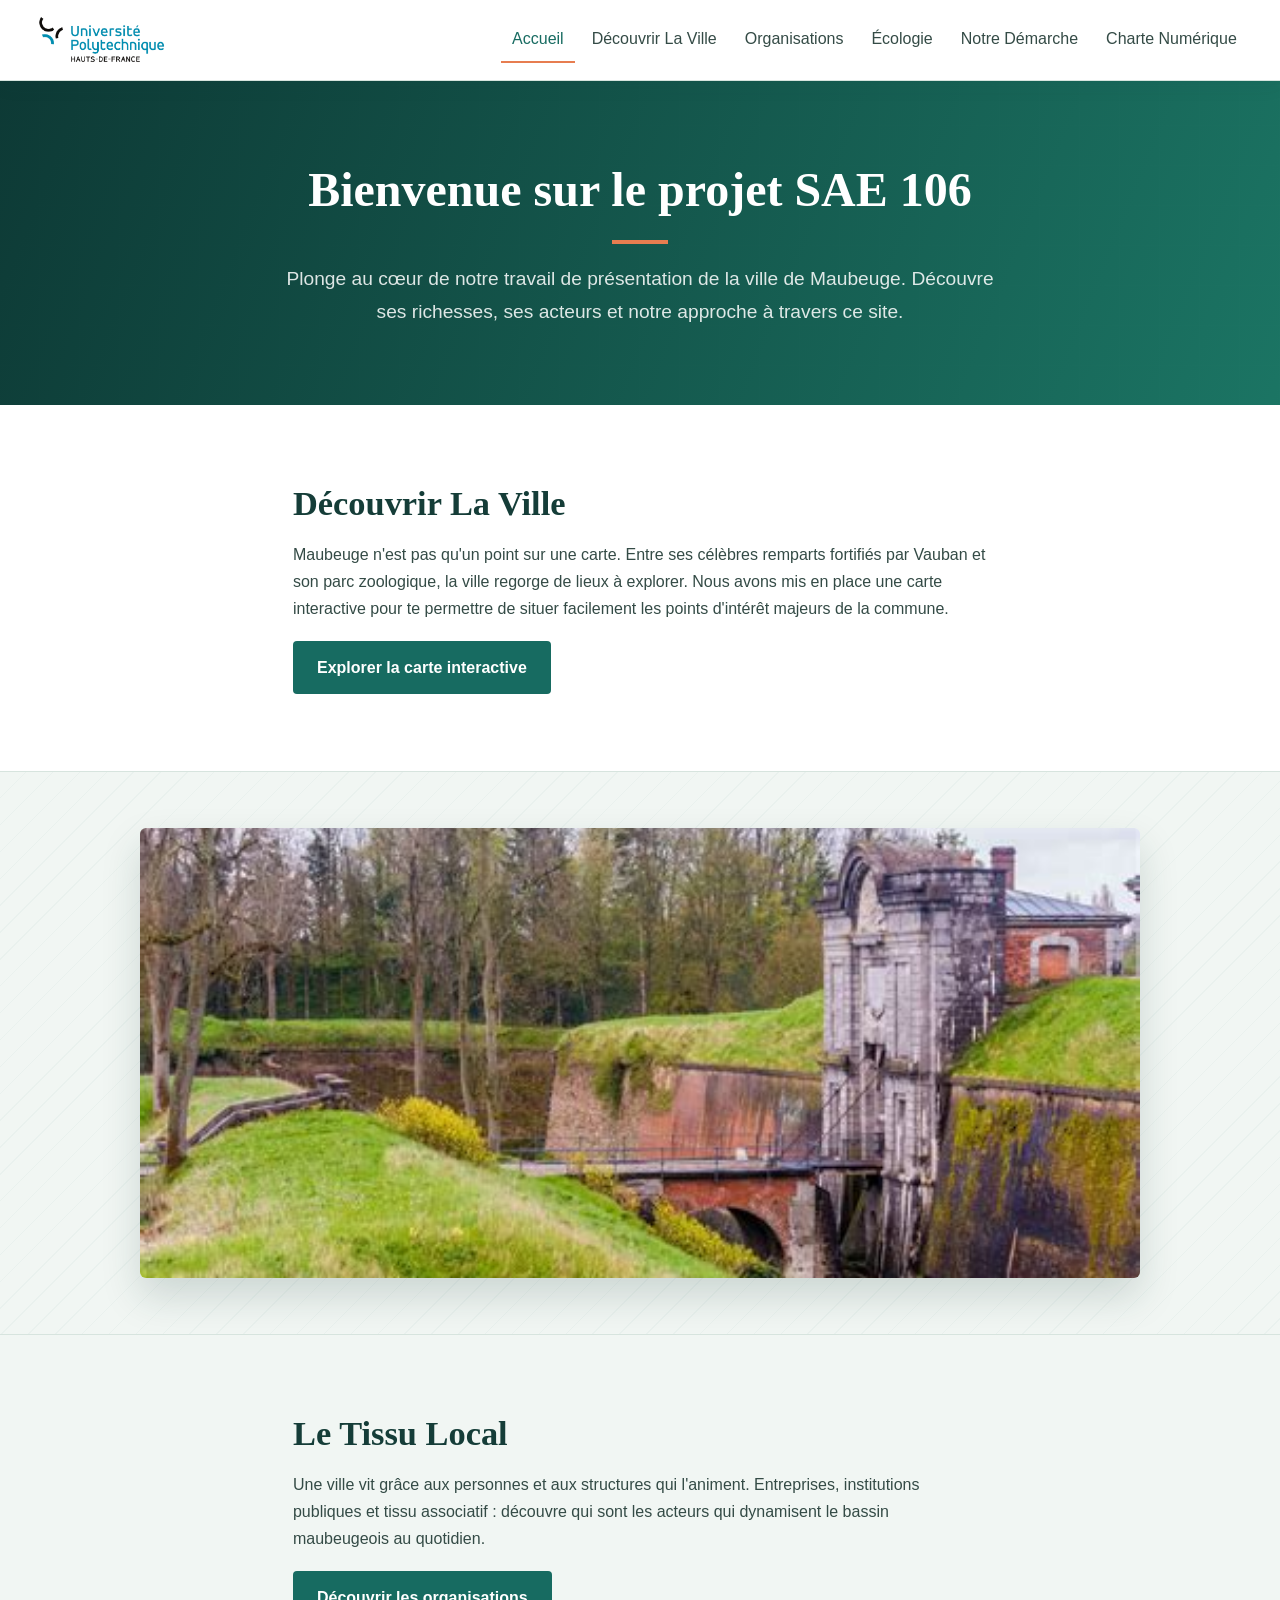
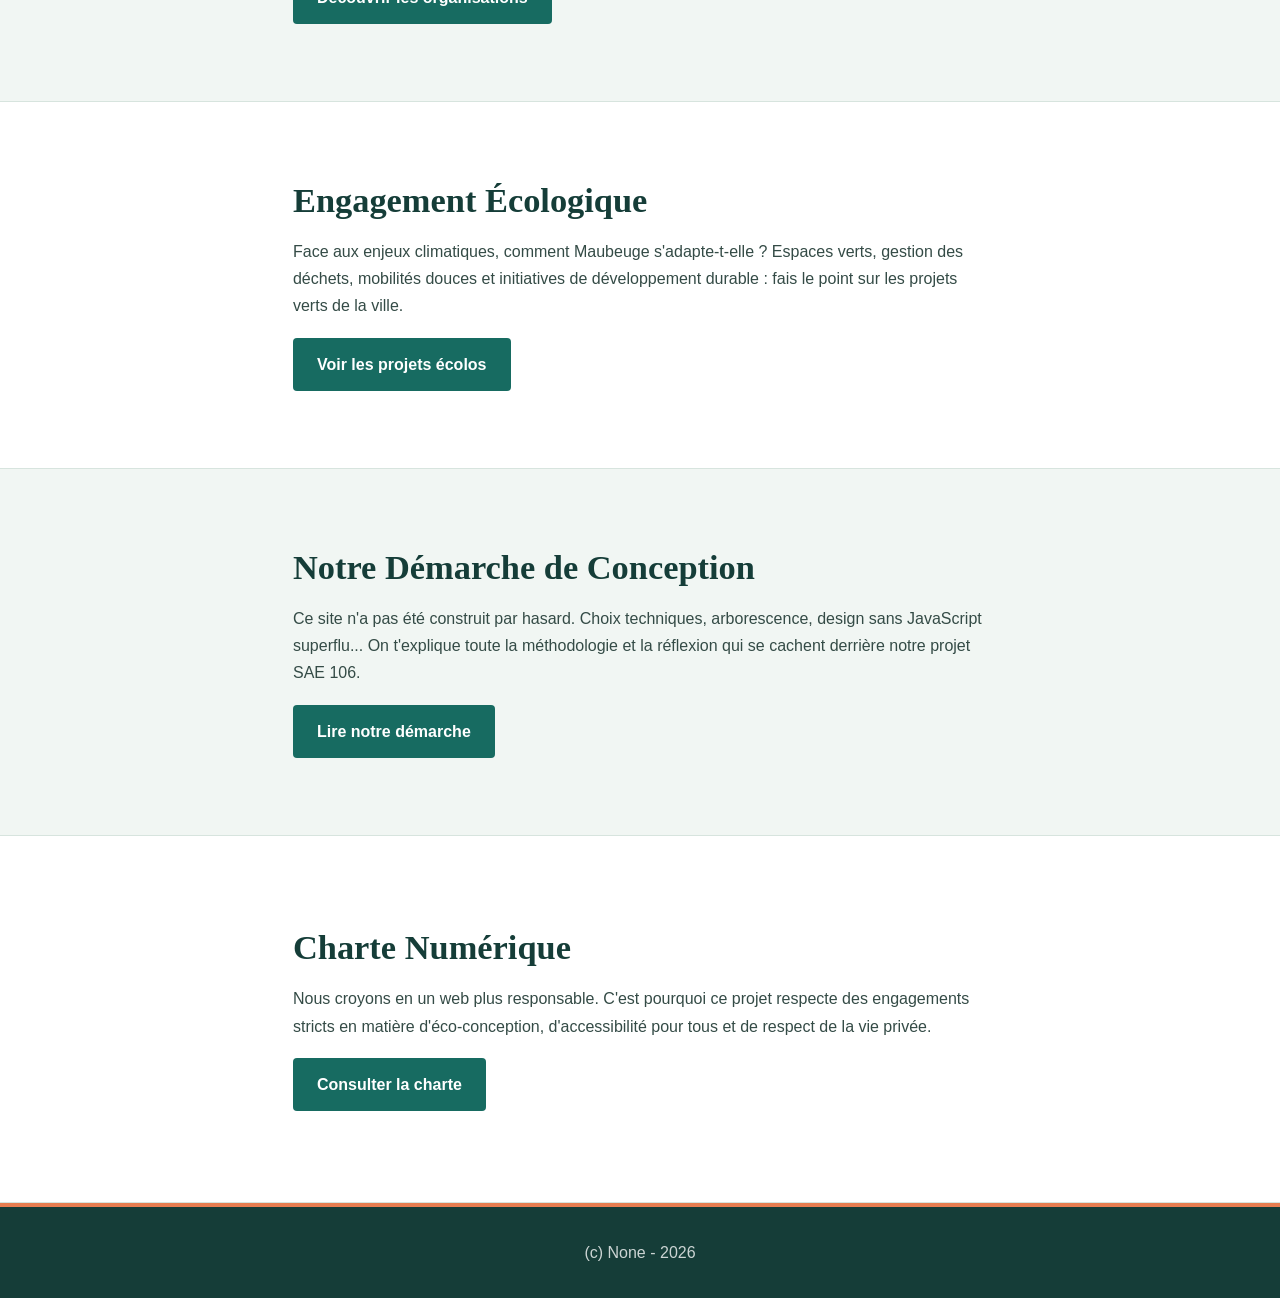
<file: index.html>
<!DOCTYPE html>
<html lang="fr">
<head>
    <meta charset="UTF-8">
    <meta name="viewport" content="width=device-width, initial-scale=1.0">
    <link rel="stylesheet" href="./src/css/style.css">
    <title>SAE 106 - Maubeuge</title>
</head>
<body>
    <header class="main-header">
        <nav class="site-nav" aria-label="Navigation principale">
            <a class="site-brand" href="./index.html" aria-label="Université Polytechnique Hauts-de-France, accueil">
                <img src="./src/img/uphf.png" alt="">
            </a>
            <ul class="nav-links">
                <li><a href="./index.html" aria-current="page">Accueil</a></li>
                <li><a href="./src/pages/map.html">Découvrir La Ville</a></li>
                <li><a href="./src/pages/organisations.html">Organisations</a></li>
                <li><a href="./src/pages/ecologie.html">Écologie</a></li>
                <li><a href="./src/pages/demarche.html">Notre Démarche</a></li>
                <li><a href="./src/pages/charte.html">Charte Numérique</a></li>
            </ul>
        </nav>
    </header>

    <main>
        <!-- Section Hero (Entête de la page) -->
        <section class="hero-section">
            <div class="container text-center">
                <h1>Bienvenue sur le projet SAE 106</h1>
                <p class="subtitle">Plonge au cœur de notre travail de présentation de la ville de Maubeuge. Découvre ses richesses, ses acteurs et notre approche à travers ce site.</p>
            </div>
        </section>

        <!-- Section 1 : La Carte -->
        <section class="content-section bg-white">
            <div class="container section-grid">
                <div class="section-text">
                    <h2>Découvrir La Ville</h2>
                    <p>Maubeuge n'est pas qu'un point sur une carte. Entre ses célèbres remparts fortifiés par Vauban et son parc zoologique, la ville regorge de lieux à explorer. Nous avons mis en place une carte interactive pour te permettre de situer facilement les points d'intérêt majeurs de la commune.</p>
                    <a href="./src/pages/map.html" class="btn">Explorer la carte interactive</a>
                </div>
            </div>
        </section>

        <!-- Section Intermédiaire : Slider d'images (CSS Pur) -->
        <section class="slider-section bg-light">
            <div class="slider-container">
                <div class="slider-track">
                    <!-- Remplace les src par les bons chemins vers tes images -->
                    <img src="./src/img/1.png" alt="Vue de Maubeuge 1">
                    <img src="./src/img/2.png" alt="Vue de Maubeuge 2">
                    <img src="./src/img/3.png" alt="Vue de Maubeuge 3">
                </div>
            </div>
        </section>

        <!-- Section 2 : Organisations -->
        <section class="content-section bg-light">
            <div class="container section-grid reverse">
                <div class="section-text">
                    <h2>Le Tissu Local</h2>
                    <p>Une ville vit grâce aux personnes et aux structures qui l'animent. Entreprises, institutions publiques et tissu associatif : découvre qui sont les acteurs qui dynamisent le bassin maubeugeois au quotidien.</p>
                    <a href="./src/pages/organisations.html" class="btn">Découvrir les organisations</a>
                </div>
            </div>
        </section>

        <!-- Section 3 : Écologie -->
        <section class="content-section bg-white">
            <div class="container section-grid">
                <div class="section-text">
                    <h2>Engagement Écologique</h2>
                    <p>Face aux enjeux climatiques, comment Maubeuge s'adapte-t-elle ? Espaces verts, gestion des déchets, mobilités douces et initiatives de développement durable : fais le point sur les projets verts de la ville.</p>
                    <a href="./src/pages/ecologie.html" class="btn">Voir les projets écolos</a>
                </div>
            </div>
        </section>

        <!-- Section 4 : Démarche -->
        <section class="content-section bg-light">
            <div class="container section-grid reverse">
                <div class="section-text">
                    <h2>Notre Démarche de Conception</h2>
                    <p>Ce site n'a pas été construit par hasard. Choix techniques, arborescence, design sans JavaScript superflu... On t'explique toute la méthodologie et la réflexion qui se cachent derrière notre projet SAE 106.</p>
                    <a href="./src/pages/demarche.html" class="btn">Lire notre démarche</a>
                </div>
            </div>
        </section>

        <!-- Section 5 : Charte -->
        <section class="content-section bg-white">
            <div class="container section-grid">
                <div class="section-text">
                    <h2>Charte Numérique</h2>
                    <p>Nous croyons en un web plus responsable. C'est pourquoi ce projet respecte des engagements stricts en matière d'éco-conception, d'accessibilité pour tous et de respect de la vie privée.</p>
                    <a href="./src/pages/charte.html" class="btn">Consulter la charte</a>
                </div>
            </div>
        </section>
    </main>

    <footer class="main-footer">
        <p>(c) None - 2026</p>
    </footer>
</body>
</html>
</file>
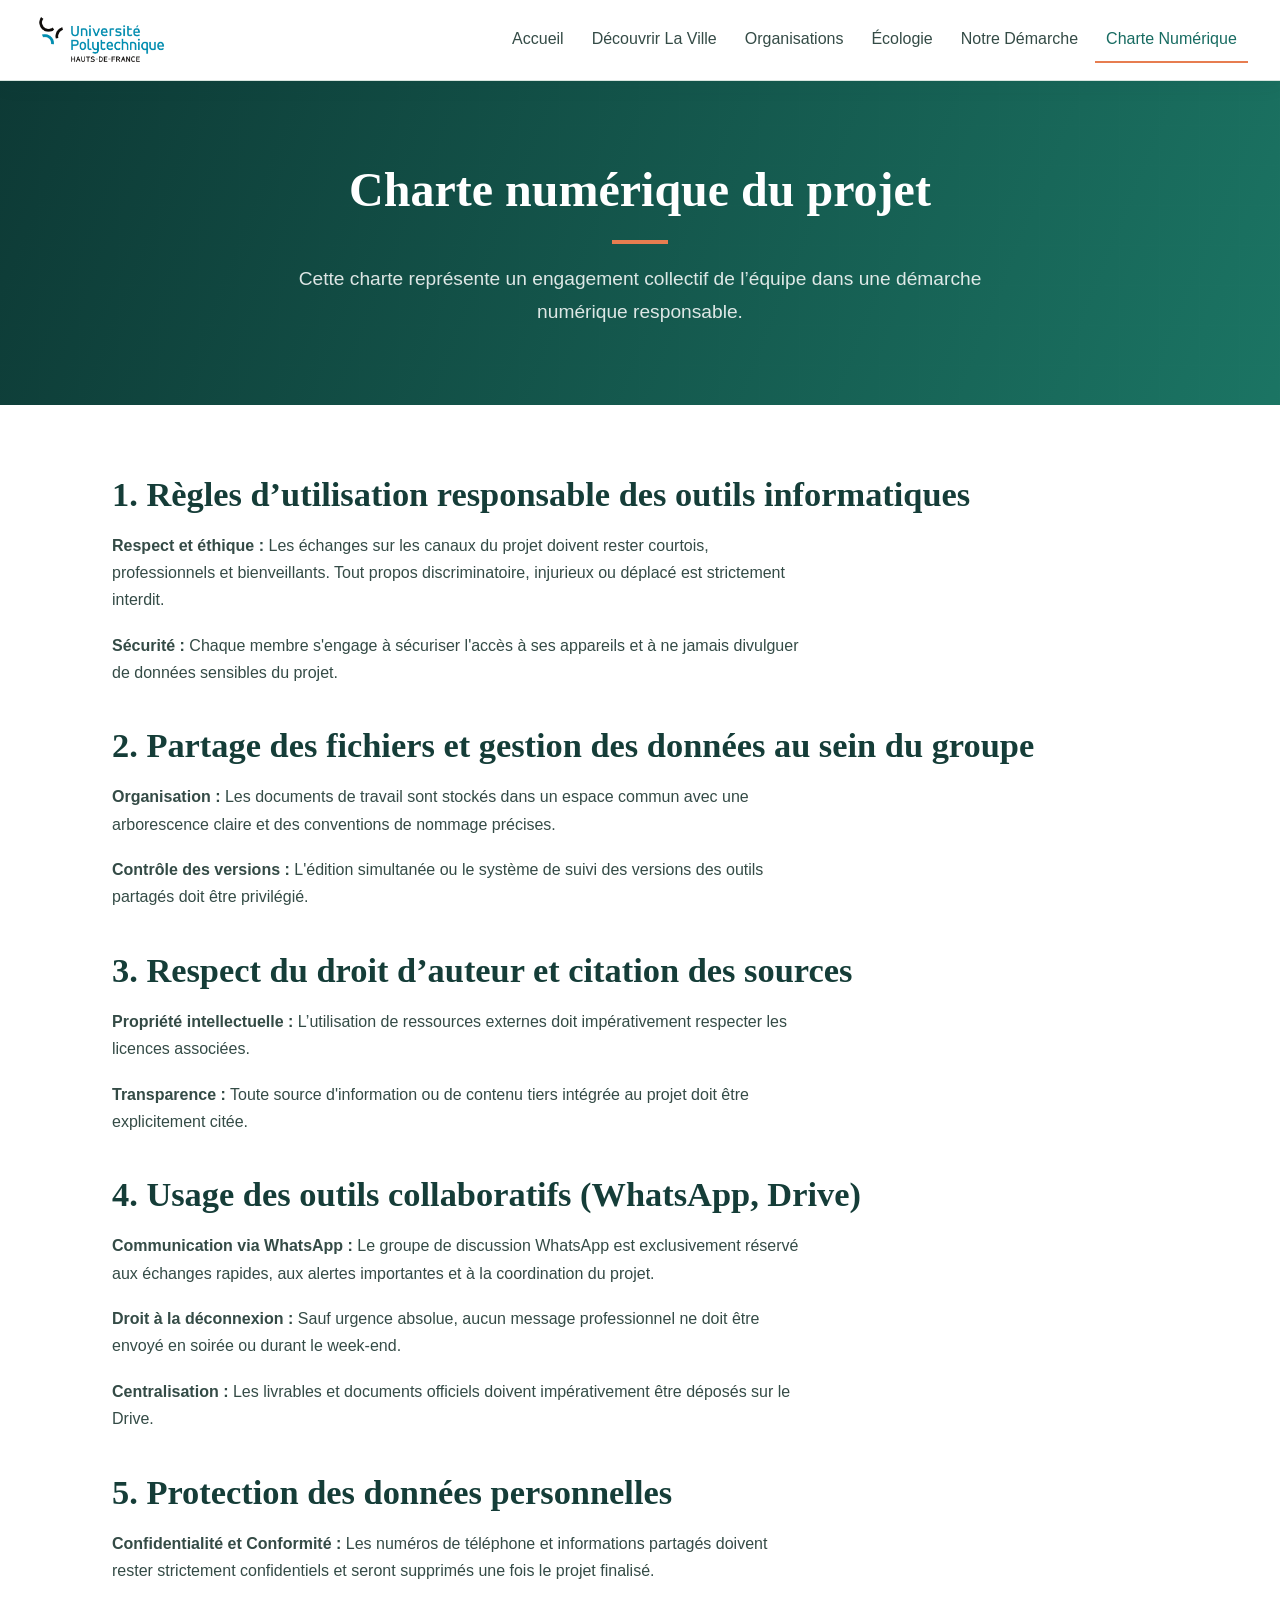
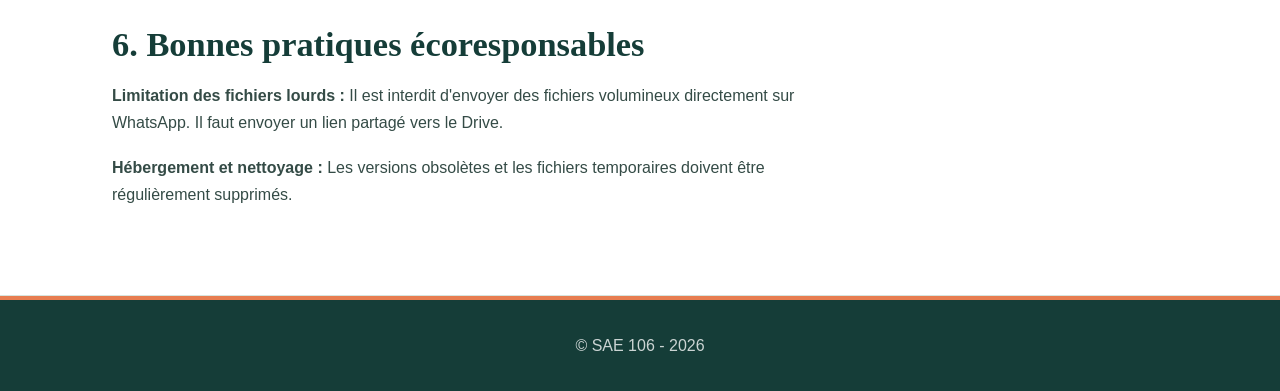
<file: src/pages/charte.html>
<!DOCTYPE html>
<html lang="fr">
<head>
    <meta charset="UTF-8">
    <meta name="viewport" content="width=device-width, initial-scale=1.0">
    <link rel="stylesheet" href="../css/style.css">
    <title>Charte Numérique - SAE 106</title>
</head>
<body>
    <header class="main-header">
        <nav class="site-nav" aria-label="Navigation principale">
            <a class="site-brand" href="../../index.html" aria-label="Université Polytechnique Hauts-de-France, accueil">
                <img src="../img/uphf.png" alt="">
            </a>
            <ul class="nav-links">
                <li><a href="../../index.html">Accueil</a></li>
                <li><a href="./map.html">Découvrir La Ville</a></li>
                <li><a href="./organisations.html">Organisations</a></li>
                <li><a href="./ecologie.html">Écologie</a></li>
                <li><a href="./demarche.html">Notre Démarche</a></li>
                <li><a href="./charte.html" aria-current="page">Charte Numérique</a></li>
            </ul>
        </nav>
    </header>

    <main>
        <section class="hero-section">
            <div class="container text-center">
                <h1>Charte numérique du projet</h1>
                <p class="subtitle">Cette charte représente un engagement collectif de l’équipe dans une démarche numérique responsable.</p>
            </div>
        </section>

        <section class="content-section bg-white">
            <div class="container">
                <h2>1. Règles d’utilisation responsable des outils informatiques</h2>
                <p><strong>Respect et éthique :</strong> Les échanges sur les canaux du projet doivent rester courtois, professionnels et bienveillants. Tout propos discriminatoire, injurieux ou déplacé est strictement interdit.</p>
                <p><strong>Sécurité :</strong> Chaque membre s'engage à sécuriser l'accès à ses appareils et à ne jamais divulguer de données sensibles du projet.</p>

                <h2>2. Partage des fichiers et gestion des données au sein du groupe</h2>
                <p><strong>Organisation :</strong> Les documents de travail sont stockés dans un espace commun avec une arborescence claire et des conventions de nommage précises.</p>
                <p><strong>Contrôle des versions :</strong> L'édition simultanée ou le système de suivi des versions des outils partagés doit être privilégié.</p>

                <h2>3. Respect du droit d’auteur et citation des sources</h2>
                <p><strong>Propriété intellectuelle :</strong> L’utilisation de ressources externes doit impérativement respecter les licences associées.</p>
                <p><strong>Transparence :</strong> Toute source d'information ou de contenu tiers intégrée au projet doit être explicitement citée.</p>

                <h2>4. Usage des outils collaboratifs (WhatsApp, Drive)</h2>
                <p><strong>Communication via WhatsApp :</strong> Le groupe de discussion WhatsApp est exclusivement réservé aux échanges rapides, aux alertes importantes et à la coordination du projet.</p>
                <p><strong>Droit à la déconnexion :</strong> Sauf urgence absolue, aucun message professionnel ne doit être envoyé en soirée ou durant le week-end.</p>
                <p><strong>Centralisation :</strong> Les livrables et documents officiels doivent impérativement être déposés sur le Drive.</p>

                <h2>5. Protection des données personnelles</h2>
                <p><strong>Confidentialité et Conformité :</strong> Les numéros de téléphone et informations partagés doivent rester strictement confidentiels et seront supprimés une fois le projet finalisé.</p>

                <h2>6. Bonnes pratiques écoresponsables</h2>
                <p><strong>Limitation des fichiers lourds :</strong> Il est interdit d'envoyer des fichiers volumineux directement sur WhatsApp. Il faut envoyer un lien partagé vers le Drive.</p>
                <p><strong>Hébergement et nettoyage :</strong> Les versions obsolètes et les fichiers temporaires doivent être régulièrement supprimés.</p>
            </div>
        </section>
    </main>

    <footer class="main-footer">
        <p>&copy; SAE 106 - 2026</p>
    </footer>
</body>
</html>
</file>
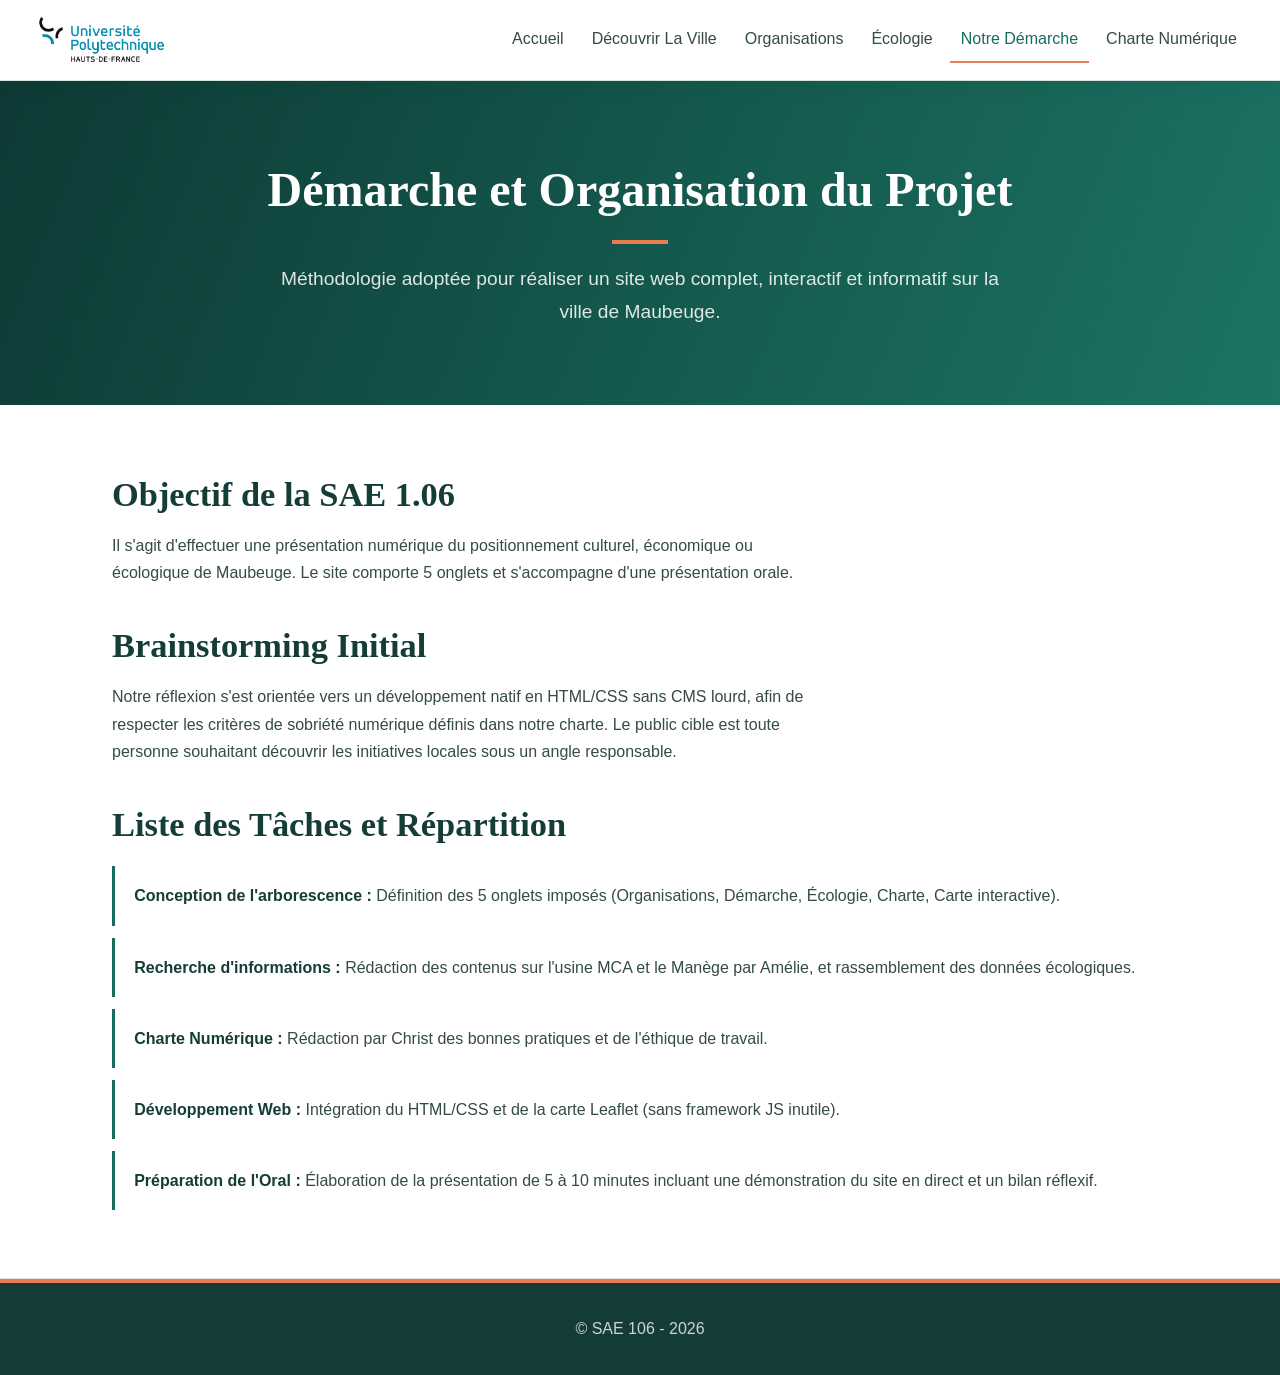
<file: src/pages/demarche.html>
<!DOCTYPE html>
<html lang="fr">
<head>
    <meta charset="UTF-8">
    <meta name="viewport" content="width=device-width, initial-scale=1.0">
    <link rel="stylesheet" href="../css/style.css">
    <title>Notre Démarche - SAE 106</title>
</head>
<body>
    <header class="main-header">
        <nav class="site-nav">
            <!-- Navigation identique -->
            <a class="site-brand" href="../../index.html" aria-label="Université Polytechnique Hauts-de-France, accueil">
                <img src="../img/uphf.png" alt="">
            </a>
            <ul class="nav-links">
                <li><a href="../../index.html">Accueil</a></li>
                <li><a href="./map.html">Découvrir La Ville</a></li>
                <li><a href="./organisations.html">Organisations</a></li>
                <li><a href="./ecologie.html">Écologie</a></li>
                <li><a href="./demarche.html" aria-current="page">Notre Démarche</a></li>
                <li><a href="./charte.html">Charte Numérique</a></li>
            </ul>
        </nav>
    </header>

    <main>
        <section class="hero-section">
            <div class="container text-center">
                <h1>Démarche et Organisation du Projet</h1>
                <p class="subtitle">Méthodologie adoptée pour réaliser un site web complet, interactif et informatif sur la ville de Maubeuge.</p>
            </div>
        </section>

        <section class="content-section bg-white">
            <div class="container">
                <h2>Objectif de la SAE 1.06</h2>
                <p>Il s'agit d'effectuer une présentation numérique du positionnement culturel, économique ou écologique de Maubeuge. Le site comporte 5 onglets et s'accompagne d'une présentation orale.</p>

                <h2>Brainstorming Initial</h2>
                <p>Notre réflexion s'est orientée vers un développement natif en HTML/CSS sans CMS lourd, afin de respecter les critères de sobriété numérique définis dans notre charte. Le public cible est toute personne souhaitant découvrir les initiatives locales sous un angle responsable.</p>

                <h2>Liste des Tâches et Répartition</h2>
                <ul>
                    <li><strong>Conception de l'arborescence :</strong> Définition des 5 onglets imposés (Organisations, Démarche, Écologie, Charte, Carte interactive).</li>
                    <li><strong>Recherche d'informations :</strong> Rédaction des contenus sur l'usine MCA et le Manège par Amélie, et rassemblement des données écologiques.</li>
                    <li><strong>Charte Numérique :</strong> Rédaction par Christ des bonnes pratiques et de l'éthique de travail.</li>
                    <li><strong>Développement Web :</strong> Intégration du HTML/CSS et de la carte Leaflet (sans framework JS inutile).</li>
                    <li><strong>Préparation de l'Oral :</strong> Élaboration de la présentation de 5 à 10 minutes incluant une démonstration du site en direct et un bilan réflexif.</li>
                </ul>
            </div>
        </section>
    </main>

    <footer class="main-footer">
        <p>&copy; SAE 106 - 2026</p>
    </footer>
</body>
</html>
</file>
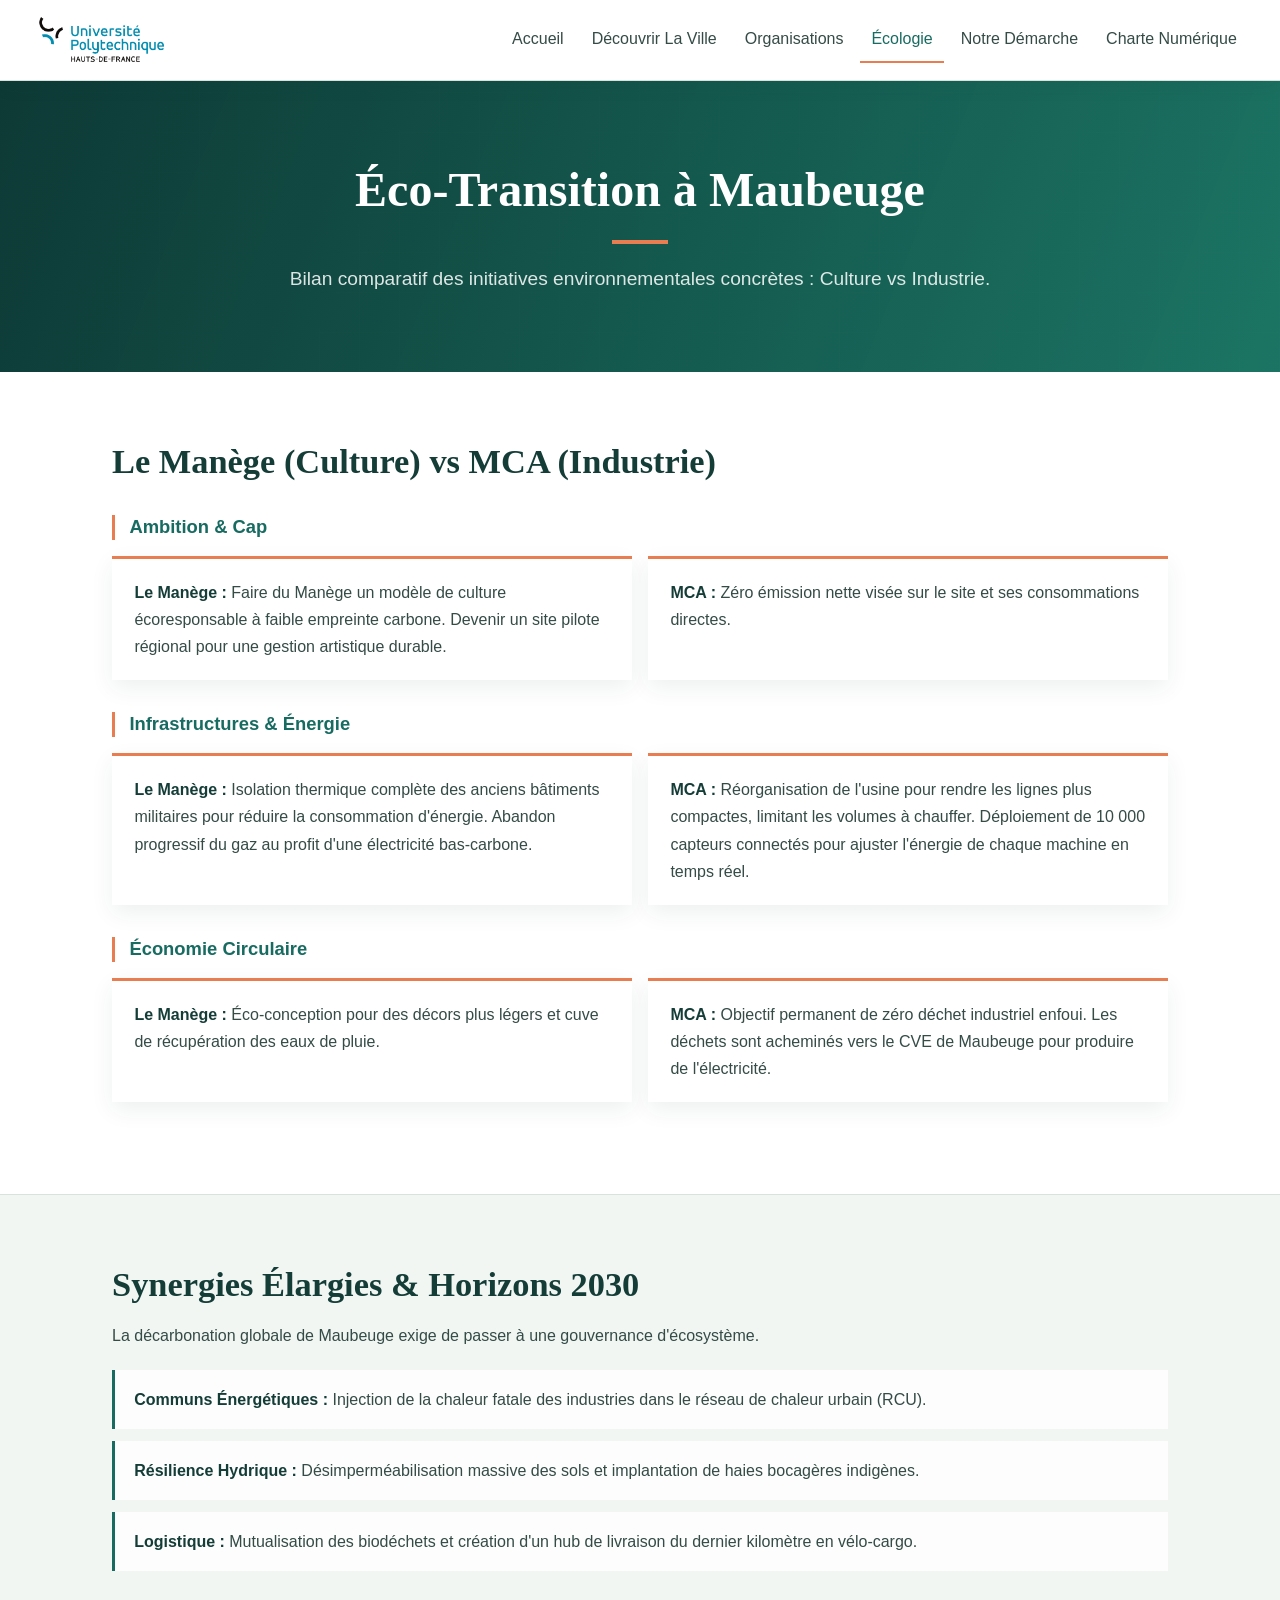
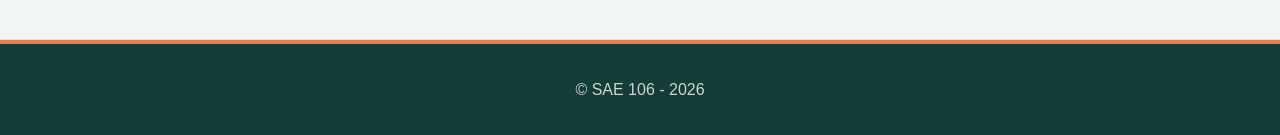
<file: src/pages/ecologie.html>
<!DOCTYPE html>
<html lang="fr">
<head>
    <meta charset="UTF-8">
    <meta name="viewport" content="width=device-width, initial-scale=1.0">
    <link rel="stylesheet" href="../css/style.css">
    <title>Transition Écologique - SAE 106</title>
</head>
<body>
    <header class="main-header">
        <nav class="site-nav">
            <!-- Navigation identique -->
            <a class="site-brand" href="../../index.html" aria-label="Université Polytechnique Hauts-de-France, accueil">
                <img src="../img/uphf.png" alt="">
            </a>
            <ul class="nav-links">
                <li><a href="../../index.html">Accueil</a></li>
                <li><a href="./map.html">Découvrir La Ville</a></li>
                <li><a href="./organisations.html">Organisations</a></li>
                <li><a href="./ecologie.html" aria-current="page">Écologie</a></li>
                <li><a href="./demarche.html">Notre Démarche</a></li>
                <li><a href="./charte.html">Charte Numérique</a></li>
            </ul>
        </nav>
    </header>

    <main>
        <section class="hero-section">
            <div class="container text-center">
                <h1>Éco-Transition à Maubeuge</h1>
                <p class="subtitle">Bilan comparatif des initiatives environnementales concrètes : Culture vs Industrie.</p>
            </div>
        </section>

        <section class="content-section bg-white">
            <div class="container">
                <h2>Le Manège (Culture) vs MCA (Industrie)</h2>
                
                <h3>Ambition & Cap</h3>
                <div class="comparison-grid">
                    <p><strong>Le Manège :</strong> Faire du Manège un modèle de culture écoresponsable à faible empreinte carbone. Devenir un site pilote régional pour une gestion artistique durable.</p>
                    <p><strong>MCA :</strong> Zéro émission nette visée sur le site et ses consommations directes.</p>
                </div>

                <h3>Infrastructures & Énergie</h3>
                <div class="comparison-grid">
                    <p><strong>Le Manège :</strong> Isolation thermique complète des anciens bâtiments militaires pour réduire la consommation d'énergie. Abandon progressif du gaz au profit d'une électricité bas-carbone.</p>
                    <p><strong>MCA :</strong> Réorganisation de l'usine pour rendre les lignes plus compactes, limitant les volumes à chauffer. Déploiement de 10 000 capteurs connectés pour ajuster l'énergie de chaque machine en temps réel.</p>
                </div>

                <h3>Économie Circulaire</h3>
                <div class="comparison-grid">
                    <p><strong>Le Manège :</strong> Éco-conception pour des décors plus légers et cuve de récupération des eaux de pluie.</p>
                    <p><strong>MCA :</strong> Objectif permanent de zéro déchet industriel enfoui. Les déchets sont acheminés vers le CVE de Maubeuge pour produire de l'électricité.</p>
                </div>
            </div>
        </section>

        <section class="content-section bg-light">
            <div class="container">
                <h2>Synergies Élargies & Horizons 2030</h2>
                <p>La décarbonation globale de Maubeuge exige de passer à une gouvernance d'écosystème.</p>
                <ul>
                    <li><strong>Communs Énergétiques :</strong> Injection de la chaleur fatale des industries dans le réseau de chaleur urbain (RCU).</li>
                    <li><strong>Résilience Hydrique :</strong> Désimperméabilisation massive des sols et implantation de haies bocagères indigènes.</li>
                    <li><strong>Logistique :</strong> Mutualisation des biodéchets et création d'un hub de livraison du dernier kilomètre en vélo-cargo.</li>
                </ul>
            </div>
        </section>
    </main>

    <footer class="main-footer">
        <p>&copy; SAE 106 - 2026</p>
    </footer>
</body>
</html>
</file>
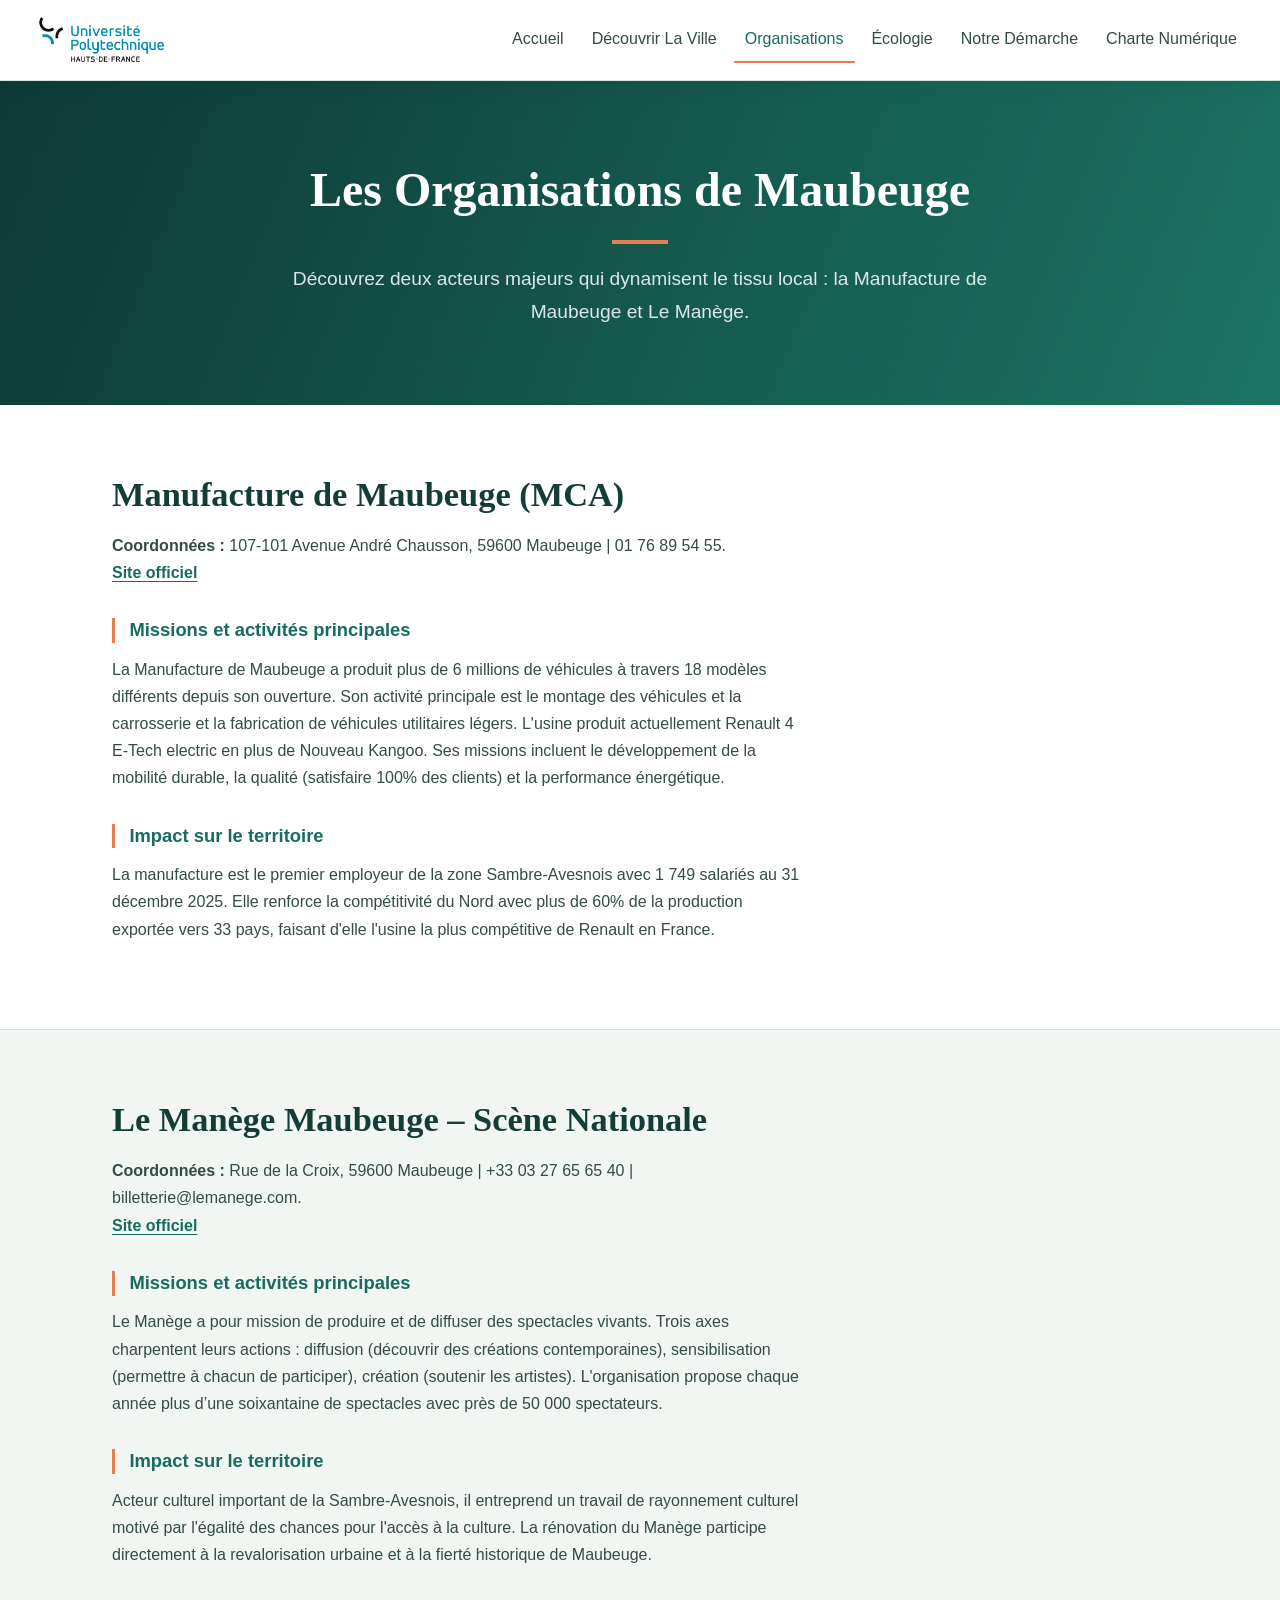
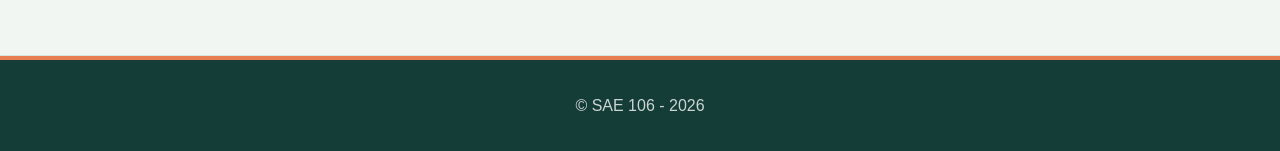
<file: src/pages/organisations.html>
<!DOCTYPE html>
<html lang="fr">
<head>
    <meta charset="UTF-8">
    <meta name="viewport" content="width=device-width, initial-scale=1.0">
    <link rel="stylesheet" href="../css/style.css">
    <title>Organisations - SAE 106</title>
</head>
<body>
    <header class="main-header">
        <nav class="site-nav" aria-label="Navigation principale">
            <!-- Même navigation que ci-dessus -->
            <a class="site-brand" href="../../index.html" aria-label="Université Polytechnique Hauts-de-France, accueil">
                <img src="../img/uphf.png" alt="">
            </a>
            <ul class="nav-links">
                <li><a href="../../index.html">Accueil</a></li>
                <li><a href="./map.html">Découvrir La Ville</a></li>
                <li><a href="./organisations.html" aria-current="page">Organisations</a></li>
                <li><a href="./ecologie.html">Écologie</a></li>
                <li><a href="./demarche.html">Notre Démarche</a></li>
                <li><a href="./charte.html">Charte Numérique</a></li>
            </ul>
        </nav>
    </header>

    <main>
        <section class="hero-section">
            <div class="container text-center">
                <h1>Les Organisations de Maubeuge</h1>
                <p class="subtitle">Découvrez deux acteurs majeurs qui dynamisent le tissu local : la Manufacture de Maubeuge et Le Manège.</p>
            </div>
        </section>

        <section class="content-section bg-white">
            <div class="container">
                <h2>Manufacture de Maubeuge (MCA)</h2>
                <p><strong>Coordonnées :</strong> 107-101 Avenue André Chausson, 59600 Maubeuge | 01 76 89 54 55.<br>
                <a href="https://www.renaultgroup.com/groupe/implantations/usine-maubeuge-mca/" target="_blank">Site officiel</a></p>
                
                <h3>Missions et activités principales</h3>
                <p>La Manufacture de Maubeuge a produit plus de 6 millions de véhicules à travers 18 modèles différents depuis son ouverture. Son activité principale est le montage des véhicules et la carrosserie et la fabrication de véhicules utilitaires légers. L'usine produit actuellement Renault 4 E-Tech electric en plus de Nouveau Kangoo. Ses missions incluent le développement de la mobilité durable, la qualité (satisfaire 100% des clients) et la performance énergétique.</p>
                
                <h3>Impact sur le territoire</h3>
                <p>La manufacture est le premier employeur de la zone Sambre-Avesnois avec 1 749 salariés au 31 décembre 2025. Elle renforce la compétitivité du Nord avec plus de 60% de la production exportée vers 33 pays, faisant d'elle l'usine la plus compétitive de Renault en France.</p>
            </div>
        </section>

        <section class="content-section bg-light">
            <div class="container">
                <h2>Le Manège Maubeuge – Scène Nationale</h2>
                <p><strong>Coordonnées :</strong> Rue de la Croix, 59600 Maubeuge | +33 03 27 65 65 40 | billetterie@lemanege.com.<br>
                <a href="https://www.lemanege.com/" target="_blank">Site officiel</a></p>
                
                <h3>Missions et activités principales</h3>
                <p>Le Manège a pour mission de produire et de diffuser des spectacles vivants. Trois axes charpentent leurs actions : diffusion (découvrir des créations contemporaines), sensibilisation (permettre à chacun de participer), création (soutenir les artistes). L'organisation propose chaque année plus d’une soixantaine de spectacles avec près de 50 000 spectateurs.</p>
                
                <h3>Impact sur le territoire</h3>
                <p>Acteur culturel important de la Sambre-Avesnois, il entreprend un travail de rayonnement culturel motivé par l'égalité des chances pour l'accès à la culture. La rénovation du Manège participe directement à la revalorisation urbaine et à la fierté historique de Maubeuge.</p>
            </div>
        </section>
    </main>

    <footer class="main-footer">
        <p>&copy; SAE 106 - 2026</p>
    </footer>
</body
</file>
<file: src/css/style.css>
/* --- RESET & VARIABLES --- */
:root {
    --primary-color: #176b61;
    --primary-hover: #10564e;
    --accent-color: #e77d50;
    --bg-light: #f1f6f3;
    --bg-white: #ffffff;
    --text-main: #344b46;
    --heading-color: #153d38;
    --border-color: #d7e4de;
    --surface-soft: #e7f0ec;
}

* {
    margin: 0;
    padding: 0;
    box-sizing: border-box;
}

body {
    font-family: "Avenir Next", "Trebuchet MS", sans-serif;
    color: var(--text-main);
    line-height: 1.7;
    display: flex;
    flex-direction: column;
    min-height: 100vh;
    background-color: var(--bg-light);
}

/* --- NAV --- */
.main-header {
    background-color: var(--bg-white);
    border-bottom: 1px solid var(--border-color);
    box-shadow: 0 5px 18px rgba(21, 61, 56, 0.07);
    position: sticky;
    top: 0;
    z-index: 100;
}

.site-nav {
    max-width: 1320px;
    margin: 0 auto;
    padding: 1rem 2rem;
    display: flex;
    justify-content: space-between;
    align-items: center;
    flex-wrap: wrap;
    gap: 1rem;
}

.site-brand {
    text-decoration: none;
    color: var(--heading-color);
    font-size: 1.25rem;
    display: flex;
    align-items: center;
    gap: 0.5rem;
}

.site-brand img {
    display: block;
    height: 48px;
    width: auto;
}

.nav-links {
    list-style: none;
    display: flex;
    gap: 0.35rem;
    flex-wrap: wrap;
}

.nav-links a {
    text-decoration: none;
    color: var(--text-main);
    font-weight: 500;
    display: block;
    padding: 0.55rem 0.7rem;
    border-bottom: 2px solid transparent;
    transition: color 0.2s, border-color 0.2s, background-color 0.2s;
}

.nav-links a:hover,
.nav-links a[aria-current="page"] {
    color: var(--primary-color);
    border-bottom-color: var(--accent-color);
}

.nav-links a:hover {
    background-color: var(--surface-soft);
}

a:focus-visible,
button:focus-visible {
    outline: 3px solid var(--accent-color);
    outline-offset: 3px;
}

/* --- SLIDER 100% CSS --- */
.slider-section {
    padding: 3.5rem 1.5rem;
    border-bottom: 1px solid var(--border-color);
    background-image: repeating-linear-gradient(135deg, transparent 0 18px, rgba(23, 107, 97, 0.035) 18px 19px);
}

.slider-container {
    max-width: 1000px;
    margin: 0 auto;
    overflow: hidden; /* C'est ça qui cache les images qui dépassent */
    border-radius: 6px;
    box-shadow: 0 18px 38px rgba(21, 61, 56, 0.17);
}

.slider-track {
    display: flex;
    width: 300%; /* 3 images = 300% de la largeur du container */
    /* Animation de 12 secondes, qui boucle à l'infini */
    animation: slideLeft 12s infinite;
}

.slider-track img {
    width: 33.3333%; /* Chaque image prend 1/3 de la piste (soit 100% du container) */
    height: 450px; /* Tu peux ajuster la hauteur selon tes besoins */
    object-fit: cover; /* Empêche les images d'être écrasées ou étirées */
}

/* L'animation : elle s'arrête sur chaque image puis glisse à la suivante */
@keyframes slideLeft {
    0%, 25% { 
        transform: translateX(0%); /* Image 1 */
    }
    33%, 58% { 
        transform: translateX(-33.3333%); /* Image 2 */
    }
    66%, 91% { 
        transform: translateX(-66.6666%); /* Image 3 */
    }
    100% { 
        transform: translateX(0%); /* Retour rapide à l'image 1 pour boucler */
    }
}

/* --- STRUCTURE GLOBALE --- */
.container {
    max-width: 1120px;
    margin: 0 auto;
    padding: 0 2rem;
}

/* --- HERO SECTION --- */
.hero-section {
    position: relative;
    overflow: hidden;
    padding: 5rem 0 4.75rem;
    color: white;
    background-color: #135d55;
    background-image: linear-gradient(112deg, rgba(13, 56, 52, 0.96), rgba(28, 119, 101, 0.9)), repeating-linear-gradient(0deg, transparent 0 39px, rgba(255, 255, 255, 0.07) 40px), repeating-linear-gradient(90deg, transparent 0 39px, rgba(255, 255, 255, 0.07) 40px);
}

.hero-section .container {
    animation: hero-enter 650ms ease-out both;
}

@keyframes hero-enter {
    from {
        opacity: 0;
        transform: translateY(14px);
    }
    to {
        opacity: 1;
        transform: translateY(0);
    }
}

.text-center {
    text-align: center;
}

.hero-section h1 {
    color: white;
    font-family: Georgia, "Times New Roman", serif;
    font-size: 3rem;
    margin-bottom: 1.2rem;
    line-height: 1.2;
}

.hero-section h1::after {
    content: "";
    display: block;
    width: 3.5rem;
    height: 4px;
    margin: 1.35rem auto 0;
    background-color: var(--accent-color);
}

.hero-section .subtitle {
    font-size: 1.25rem;
    max-width: 720px;
    margin: 0 auto;
    color: rgba(255, 255, 255, 0.86);
    font-size: 1.2rem;
}

/* --- SECTIONS DE CONTENU (SCROLL) --- */
.content-section {
    padding: 4.25rem 0;
    border-bottom: 1px solid var(--border-color);
}

.bg-white {
    background-color: var(--bg-white);
}

.bg-light {
    background-color: var(--bg-light);
}

.section-grid {
    display: flex;
    align-items: center;
    justify-content: center;
    min-height: 230px;
}

.section-text {
    max-width: 850px;
    text-align: left;
}

.content-section h2 {
    color: var(--heading-color);
    font-family: Georgia, "Times New Roman", serif;
    font-size: 2.15rem;
    line-height: 1.25;
    margin: 2.4rem 0 1rem;
}

.content-section .container > h2:first-child,
.section-text h2:first-child {
    margin-top: 0;
}

.content-section h3 {
    color: var(--primary-color);
    font-size: 1.15rem;
    line-height: 1.35;
    margin: 2rem 0 0.8rem;
    padding-left: 0.9rem;
    border-left: 3px solid var(--accent-color);
}

.content-section p {
    max-width: 78ch;
    margin-bottom: 1.15rem;
}

.content-section p a {
    color: var(--primary-color);
    font-weight: 700;
    text-decoration-thickness: 1px;
    text-underline-offset: 3px;
}

.content-section p a:hover {
    color: var(--primary-hover);
}

.content-section ul {
    list-style: none;
    display: grid;
    gap: 0.75rem;
    margin: 1.25rem 0 0;
    padding: 0;
}

.content-section li {
    padding: 1rem 1.2rem;
    background-color: rgba(255, 255, 255, 0.78);
    border-left: 3px solid var(--primary-color);
}

.content-section li strong,
.comparison-grid strong {
    color: var(--heading-color);
}

.comparison-grid {
    display: grid;
    grid-template-columns: repeat(2, minmax(0, 1fr));
    gap: 1rem;
    margin: 1rem 0 1.5rem;
}

.comparison-grid p {
    max-width: none;
    margin: 0;
    padding: 1.25rem 1.4rem;
    background-color: var(--bg-white);
    border-top: 3px solid var(--accent-color);
    box-shadow: 0 8px 22px rgba(21, 61, 56, 0.07);
}

/* --- BOUTONS --- */
.btn {
    display: inline-block;
    background-color: var(--primary-color);
    color: white;
    padding: 0.8rem 1.5rem;
    border-radius: 4px;
    text-decoration: none;
    font-weight: 600;
    transition: background-color 0.2s, transform 0.2s, box-shadow 0.2s;
}

.btn:hover {
    background-color: var(--primary-hover);
    box-shadow: 0 7px 16px rgba(16, 86, 78, 0.2);
    transform: translateY(-2px);
}

.btn:active {
    transform: scale(0.97);
}

/* --- FOOTER --- */
.main-footer {
    text-align: center;
    padding: 2rem;
    background-color: var(--heading-color);
    color: rgba(255, 255, 255, 0.78);
    margin-top: auto;
    border-top: 4px solid var(--accent-color);
}

/* --- CARTE LEAFLET --- */
#map {
    height: 500px;
    width: 100%;
    border: 5px solid white;
    border-radius: 6px;
    box-shadow: 0 16px 32px rgba(21, 61, 56, 0.16);
    z-index: 1; /* Maintient la carte sous le header au scroll */
    margin-bottom: 1.5rem;
}

.leaflet-popup-content h3 {
    color: var(--primary-color);
    margin-top: 0;
    margin-bottom: 0.5rem;
}

@media (max-width: 900px) {
    .site-nav {
        flex-direction: column;
        justify-content: center;
        padding: 0.8rem 1.5rem;
    }

    .nav-links {
        justify-content: center;
    }
}

@media (max-width: 620px) {
    .site-nav {
        gap: 0.5rem;
        padding: 0.75rem 1rem;
    }

    .site-brand img {
        height: 40px;
    }

    .nav-links {
        display: grid;
        grid-template-columns: repeat(2, minmax(0, 1fr));
        gap: 0.15rem 0.4rem;
        width: 100%;
    }

    .nav-links a {
        padding: 0.45rem 0.35rem;
        text-align: center;
        font-size: 0.9rem;
    }

    .hero-section {
        padding: 3.5rem 0 3.25rem;
    }

    .hero-section h1 {
        font-size: 2.2rem;
    }

    .hero-section .subtitle {
        font-size: 1.05rem;
    }

    .container {
        padding: 0 1.25rem;
    }

    .content-section {
        padding: 3rem 0;
    }

    .content-section h2 {
        font-size: 1.8rem;
    }

    .comparison-grid {
        grid-template-columns: 1fr;
    }

    .slider-section {
        padding: 2.25rem 0;
    }

    .slider-container {
        margin: 0 1rem;
    }

    .slider-track img {
        height: 300px;
    }

    #map {
        height: 400px;
    }
}

@media (prefers-reduced-motion: reduce) {
    *,
    *::before,
    *::after {
        scroll-behavior: auto !important;
        animation-duration: 0.01ms !important;
        animation-iteration-count: 1 !important;
        transition-duration: 0.01ms !important;
    }
}
</file>
